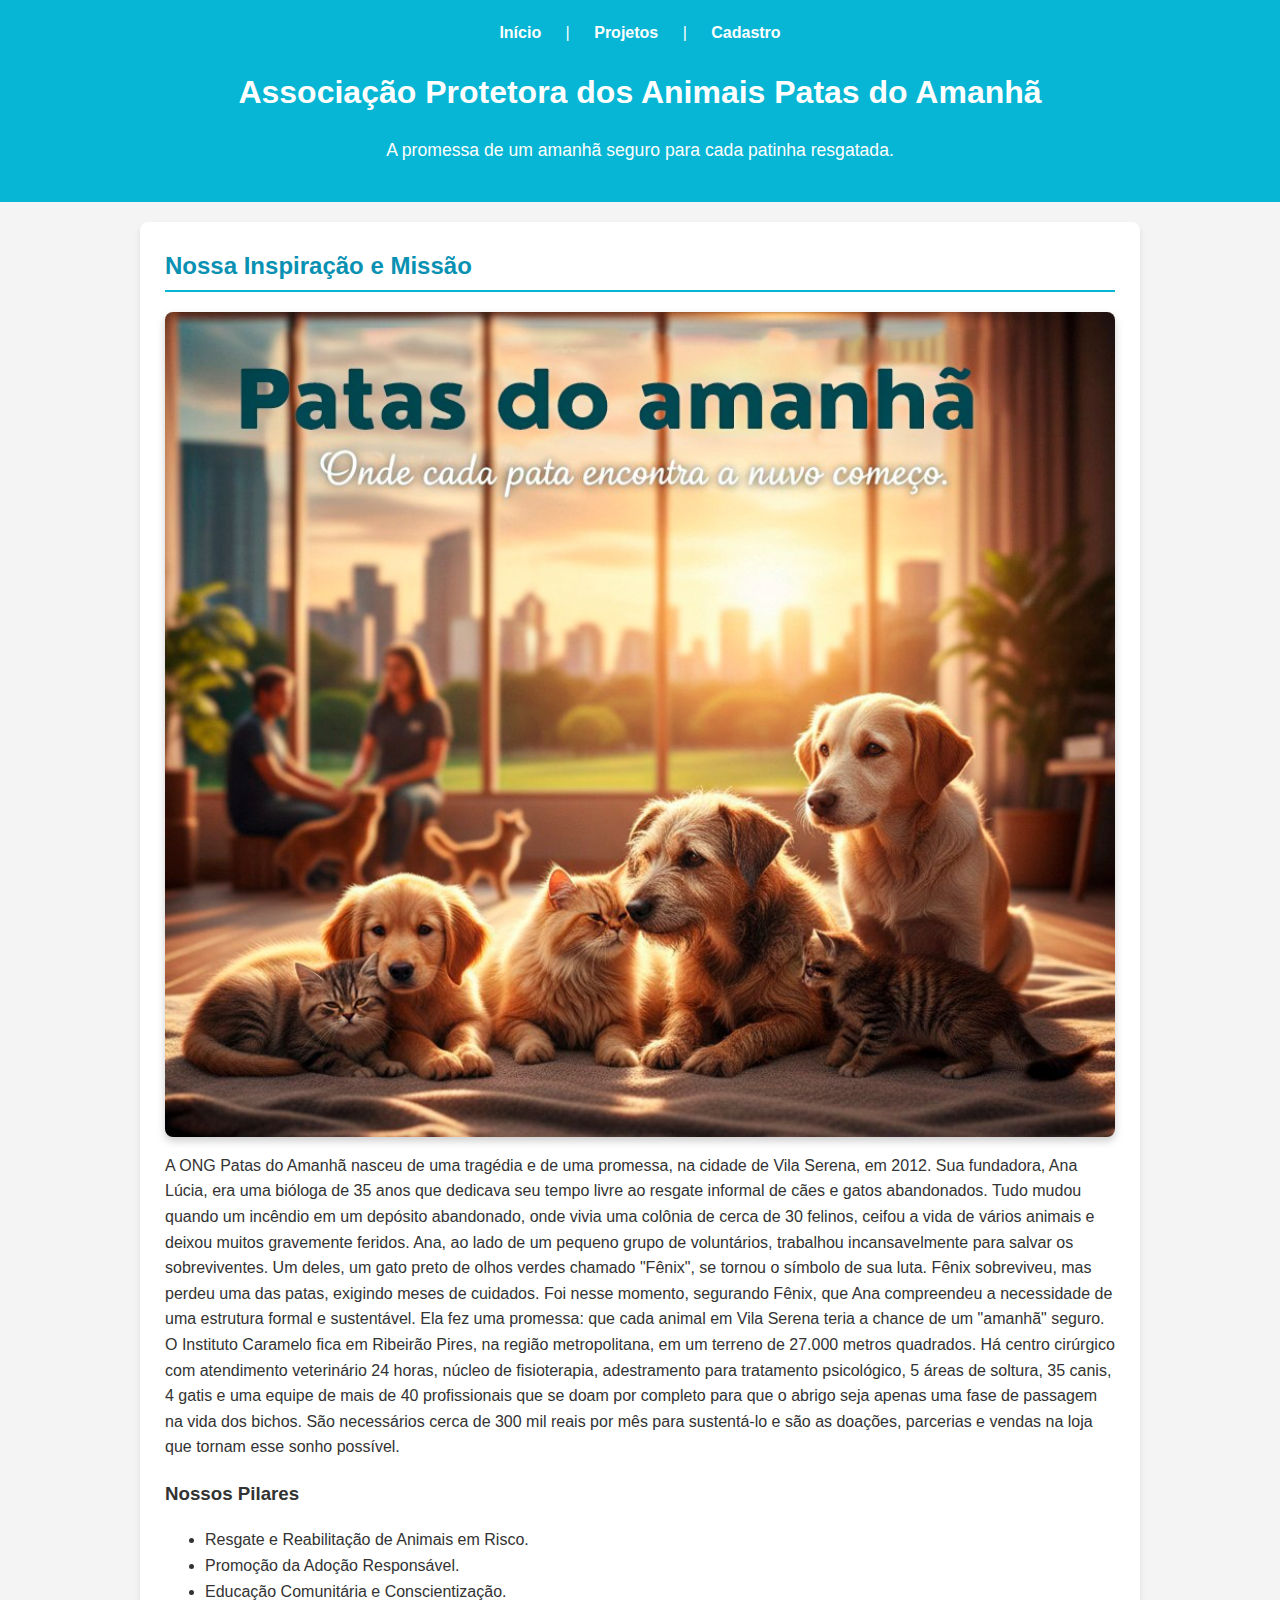
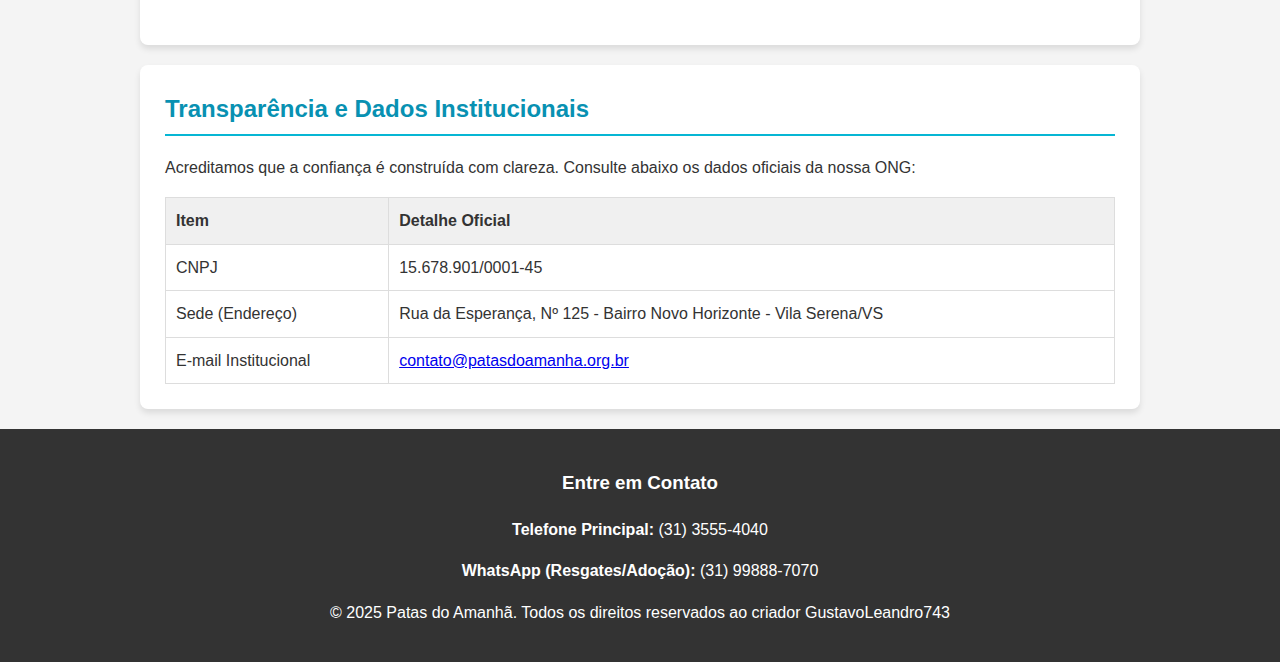
<file: experiencia pratica 1/html/index.html>
<!DOCTYPE html>
<html lang="pt-BR">
<head>
    <meta charset="UTF-8">
    <meta name="viewport" content="width=device-width, initial-scale=1.0">
    <!-- Caminho para o arquivo CSS na pasta 'css' -->
    <link rel="stylesheet" href="../css/style.css"> 
    <title>Patas do Amanhã | História e Contato</title>
</head>
<body>

    <header>
        <nav class="nav-bar">
            <!-- Espaço para o menu de navegação que será injetado ou criado -->
            <div id="menu" class="nav-list">
                <a href="index.html">Início</a> |
                <a href="projetos.html">Projetos</a> |
                <a href="cadastro.html">Cadastro</a>
            </div>
        </nav>
        <h1>Associação Protetora dos Animais Patas do Amanhã</h1>
        <p>A promessa de um amanhã seguro para cada patinha resgatada.</p>
    </header>

    <main>
        <section id="historia" class="content-block">
            <h2>Nossa Inspiração e Missão</h2>
            <img src="../img/capaPatas1.jpg" alt="Patas do Amanhã: Onde cada pata encontra um novo começo." class="main-hero-image">
            <p>A ONG Patas do Amanhã nasceu de uma tragédia e de uma promessa, na cidade de Vila Serena, em 2012. Sua fundadora, Ana Lúcia, era uma bióloga de 35 anos que dedicava seu tempo livre ao resgate informal de cães e gatos abandonados. Tudo mudou quando um incêndio em um depósito abandonado, onde vivia uma colônia de cerca de 30 felinos, ceifou a vida de vários animais e deixou muitos gravemente feridos. Ana, ao lado de um pequeno grupo de voluntários, trabalhou incansavelmente para salvar os sobreviventes. Um deles, um gato preto de olhos verdes chamado "Fênix", se tornou o símbolo de sua luta. Fênix sobreviveu, mas perdeu uma das patas, exigindo meses de cuidados. Foi nesse momento, segurando Fênix, que Ana compreendeu a necessidade de uma estrutura formal e sustentável. Ela fez uma promessa: que cada animal em Vila Serena teria a chance de um "amanhã" seguro.
O Instituto Caramelo fica em Ribeirão Pires, na região metropolitana, em um terreno de 27.000 metros quadrados. Há centro cirúrgico com atendimento veterinário 24 horas, núcleo de fisioterapia, adestramento para tratamento psicológico, 5 áreas de soltura, 35 canis, 4 gatis e uma equipe de mais de 40 profissionais que se doam por completo para que o abrigo seja apenas uma fase de passagem na vida dos bichos. São necessários cerca de 300 mil reais por mês para sustentá-lo e são as doações, parcerias e vendas na loja que tornam esse sonho possível.</p>
            <h3>Nossos Pilares</h3>
            <ul>
                <li>Resgate e Reabilitação de Animais em Risco.</li>
                <li>Promoção da Adoção Responsável.</li>
                <li>Educação Comunitária e Conscientização.</li>
            </ul>
        </section>

        <section id="transparencia" class="content-block">
            <h2>Transparência e Dados Institucionais</h2>
            <p>Acreditamos que a confiança é construída com clareza. Consulte abaixo os dados oficiais da nossa ONG:</p>

            <table>
                <thead>
                    <tr>
                        <th>Item</th>
                        <th>Detalhe Oficial</th>
                    </tr>
                </thead>
                <tbody>
                    <tr>
                        <td>CNPJ</td>
                        <td>15.678.901/0001-45</td>
                    </tr>
                    <tr>
                        <td>Sede (Endereço)</td>
                        <td>Rua da Esperança, Nº 125 - Bairro Novo Horizonte - Vila Serena/VS</td>
                    </tr>
                    <tr>
                        <td>E-mail Institucional</td>
                        <td><a href="mailto:contato@patasdoamanha.org.br">contato@patasdoamanha.org.br</a></td>
                    </tr>
                </tbody>
            </table>
        </section>
    </main>

    <footer>
        <section id="contato">
            <h3>Entre em Contato</h3>
            <p><strong>Telefone Principal:</strong> (31) 3555-4040</p>
            <p><strong>WhatsApp (Resgates/Adoção):</strong> (31) 99888-7070</p>
        </section>
        <p>&copy; 2025 Patas do Amanhã. Todos os direitos reservados ao criador GustavoLeandro743</p>
    </footer>

</body>
</html>
</file>
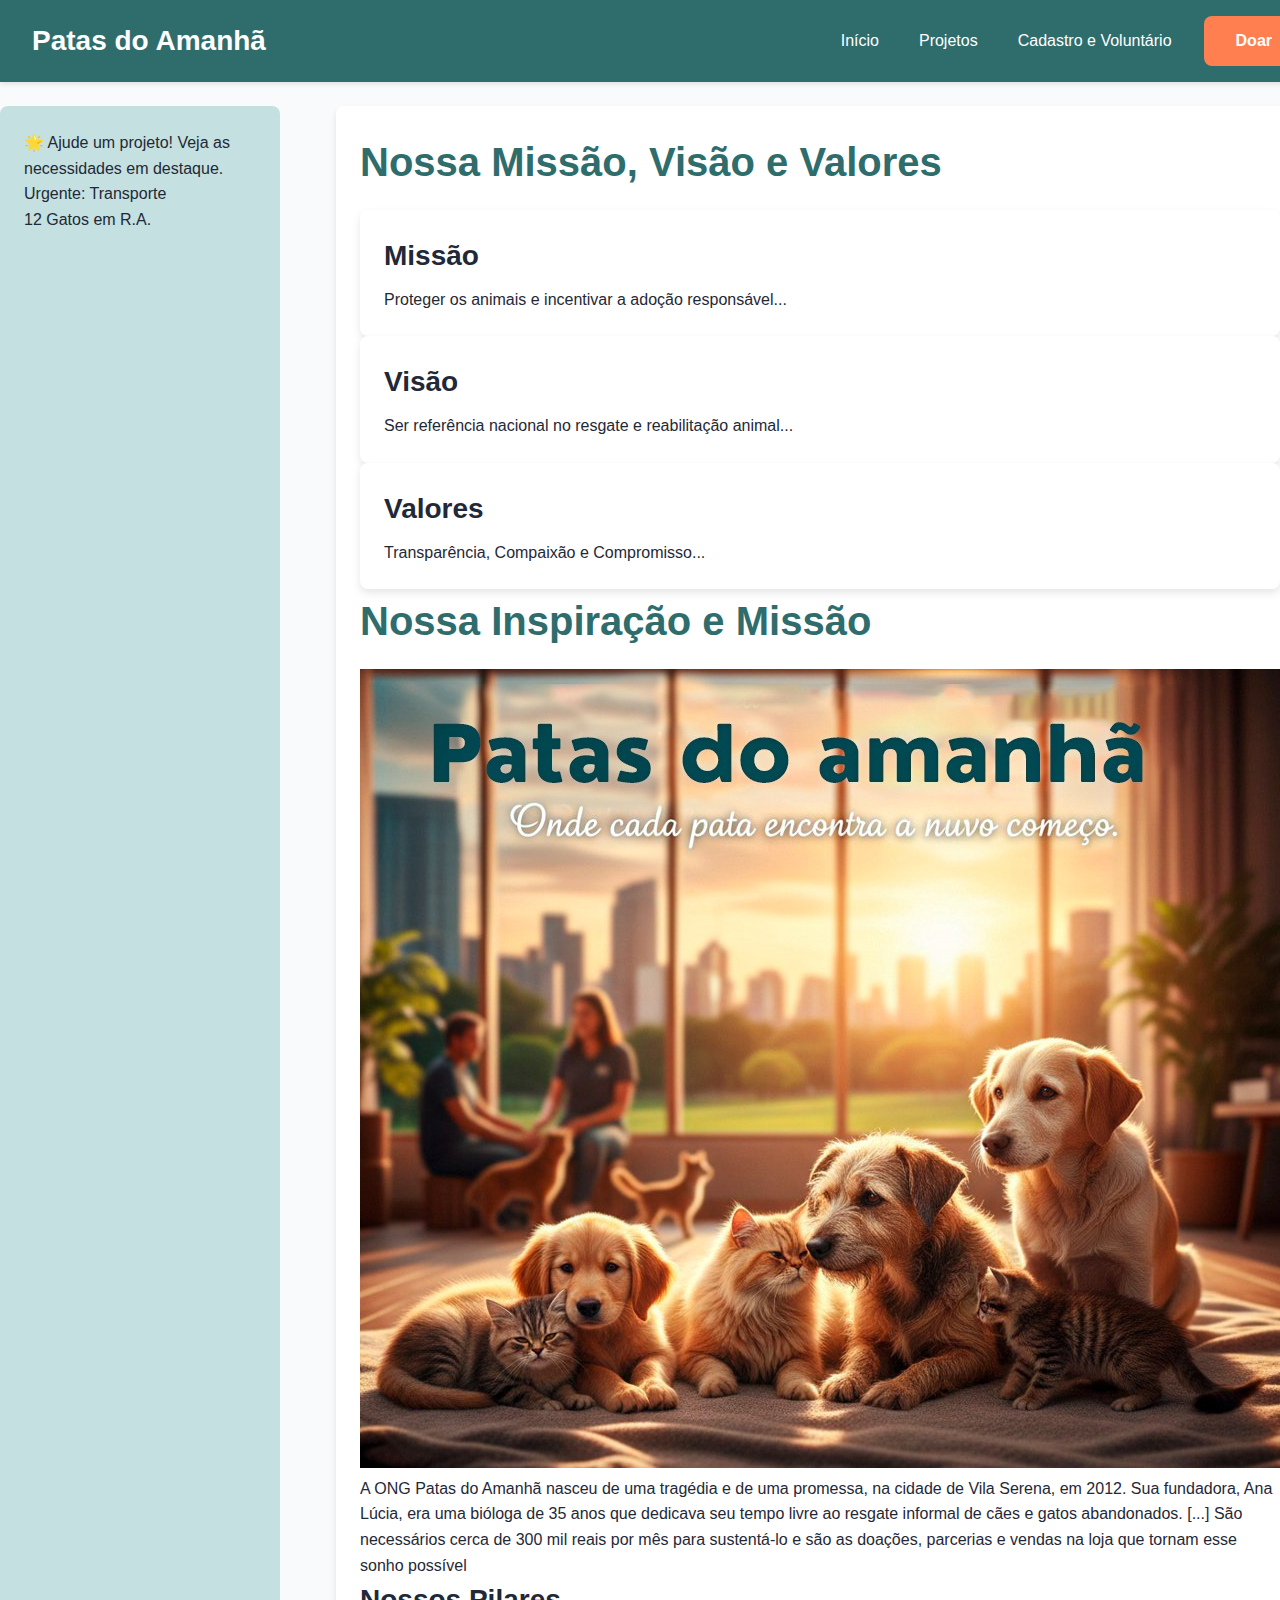
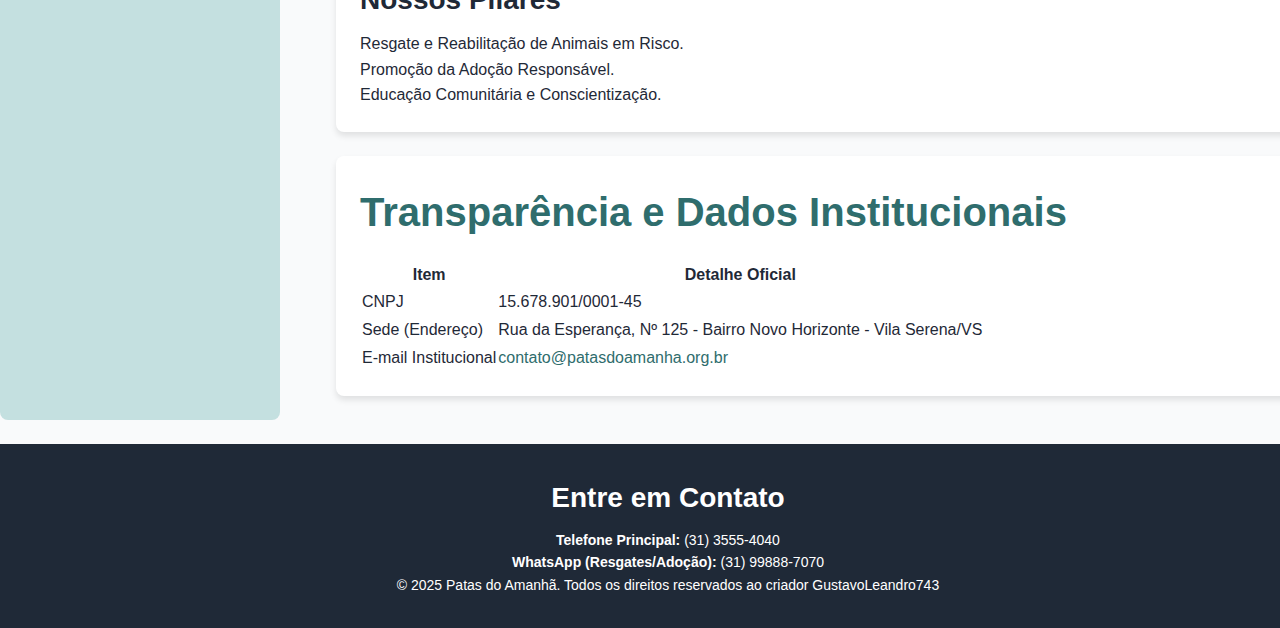
<file: experiencia pratica 3/html/index.html>
<!DOCTYPE html>
<html lang="pt-BR">
<head>
    <meta charset="UTF-8">
    <meta name="viewport" content="width=device-width, initial-scale=1.0">
    <link rel="stylesheet" href="../css/style.css"> 
    <title>Patas do Amanhã | SPA</title>
</head>
<body>
    
    <div class="container-grid">
        
        <header class="header">
            <div class="header-main">
                <div class="logo"><a href="#home">Patas do Amanhã</a></div>
                
                <nav class="nav-desktop">
                    <ul>
                        <li class="dropdown"><a href="#home">Início</a></li>
                        <li class="dropdown"><a href="#projetos">Projetos</a></li>
                        <li class="dropdown"><a href="#cadastro">Cadastro e Voluntário</a></li>
                        <li><button class="btn btn-primary">Doar</button></li>
                    </ul>
                </nav>
                
                <button class="btn-menu-mobile" id="menu-toggle" aria-label="Abrir Menu">
                    <span class="icon-bar"></span>
                    <span class="icon-bar"></span>
                    <span class="icon-bar"></span>
                </button>
            </div>
            
            <nav class="nav-mobile" id="mobile-menu-content">
                <ul>
                    <li><a href="#home">Início</a></li>
                    <li><a href="#projetos">Projetos</a></li>
                    <li><a href="#cadastro">Cadastro e Voluntário</a></li>
                    <li><button class="btn btn-primary">Doar</button></li>
                </ul>
            </nav>
        </header>

        <aside class="sidebar">
            <div class="alert alert-info">
                🌟 Ajude um projeto! Veja as necessidades em destaque.
            </div>
            <div class="tag tag-voluntario">Urgente: Transporte</div>
            <div class="tag tag-adocao">12 Gatos em R.A.</div>
        </aside>
        
        <main class="content-main" id="app-content">
            <h1>Carregando Conteúdo...</h1>
        </main>

        <footer class="footer">
            <section id="contato">
                <h3>Entre em Contato</h3>
                <p><strong>Telefone Principal:</strong> (31) 3555-4040</p>
                <p><strong>WhatsApp (Resgates/Adoção):</strong> (31) 99888-7070</p>
            </section>
            <p>&copy; 2025 Patas do Amanhã. Todos os direitos reservados ao criador GustavoLeandro743</p>
        </footer>

    </div> 
    <script src="../javascript/app.js"></script>
</body>
</html>
</file>
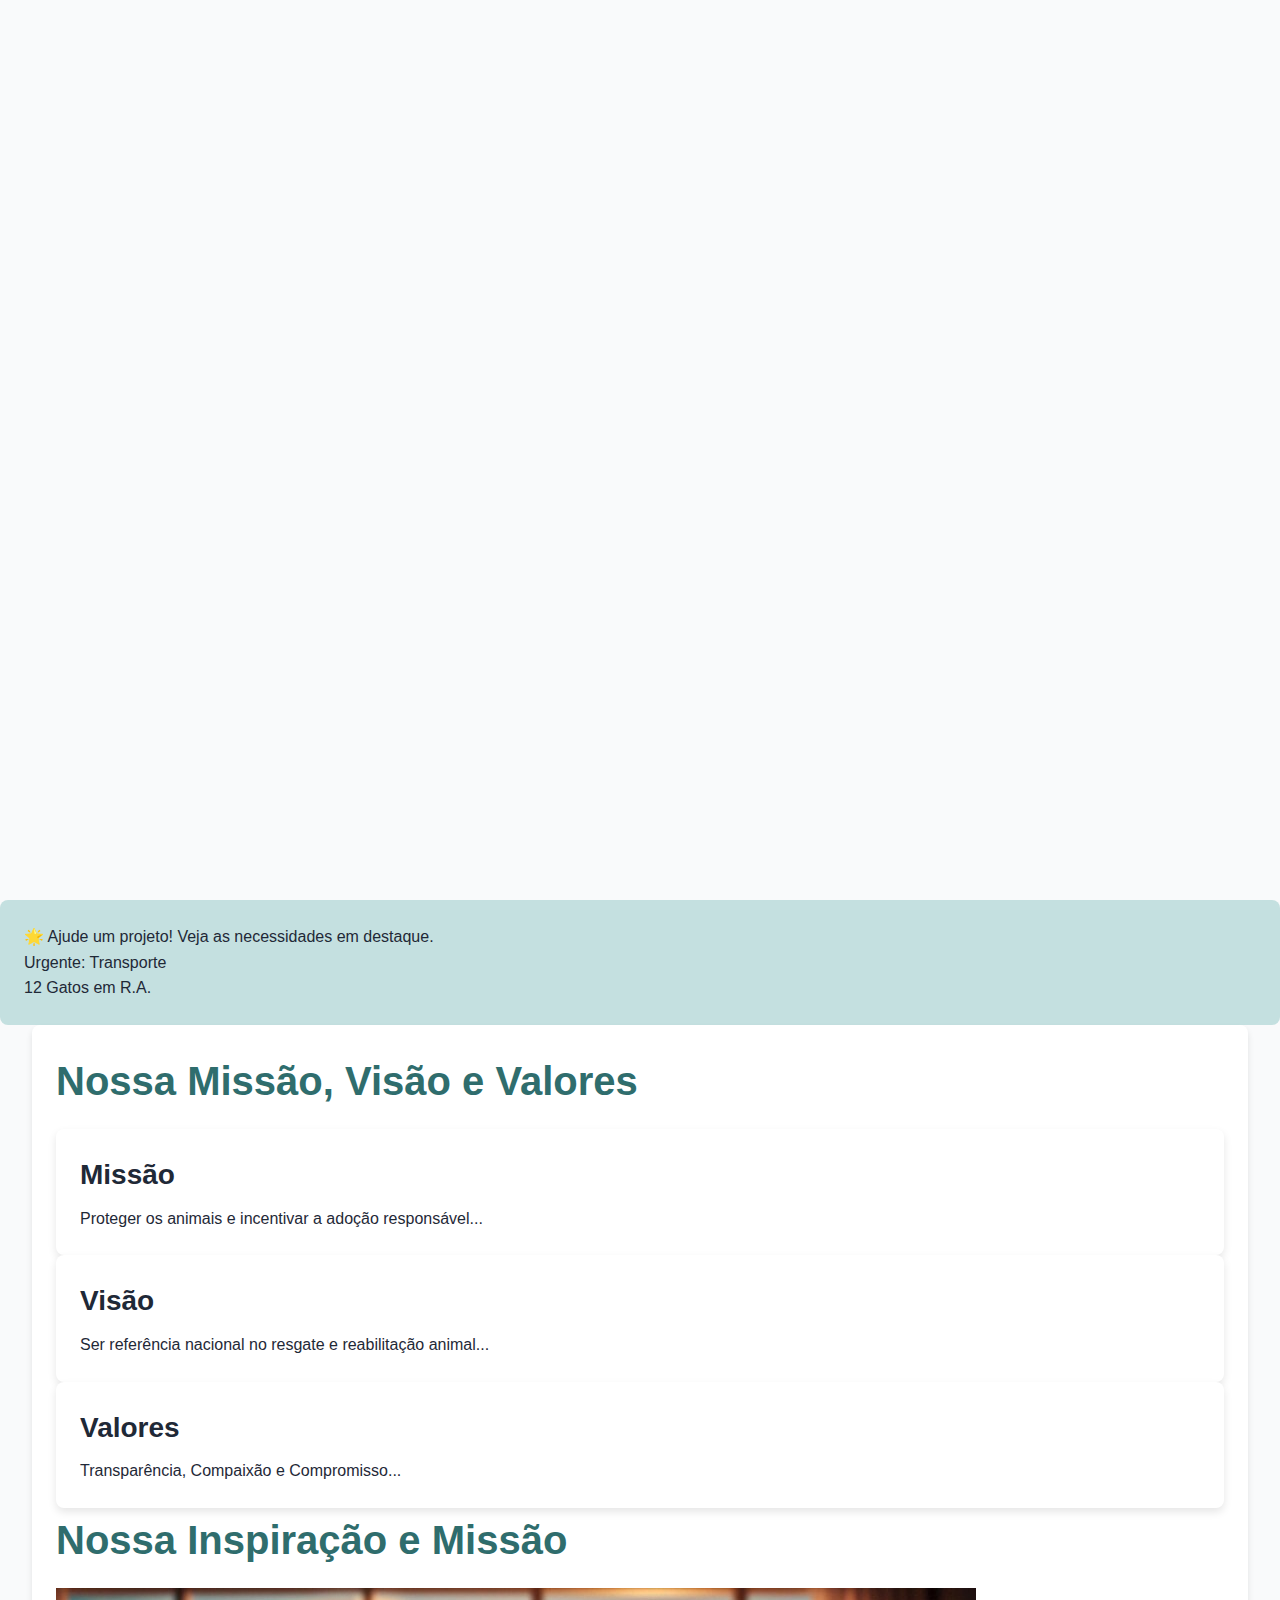
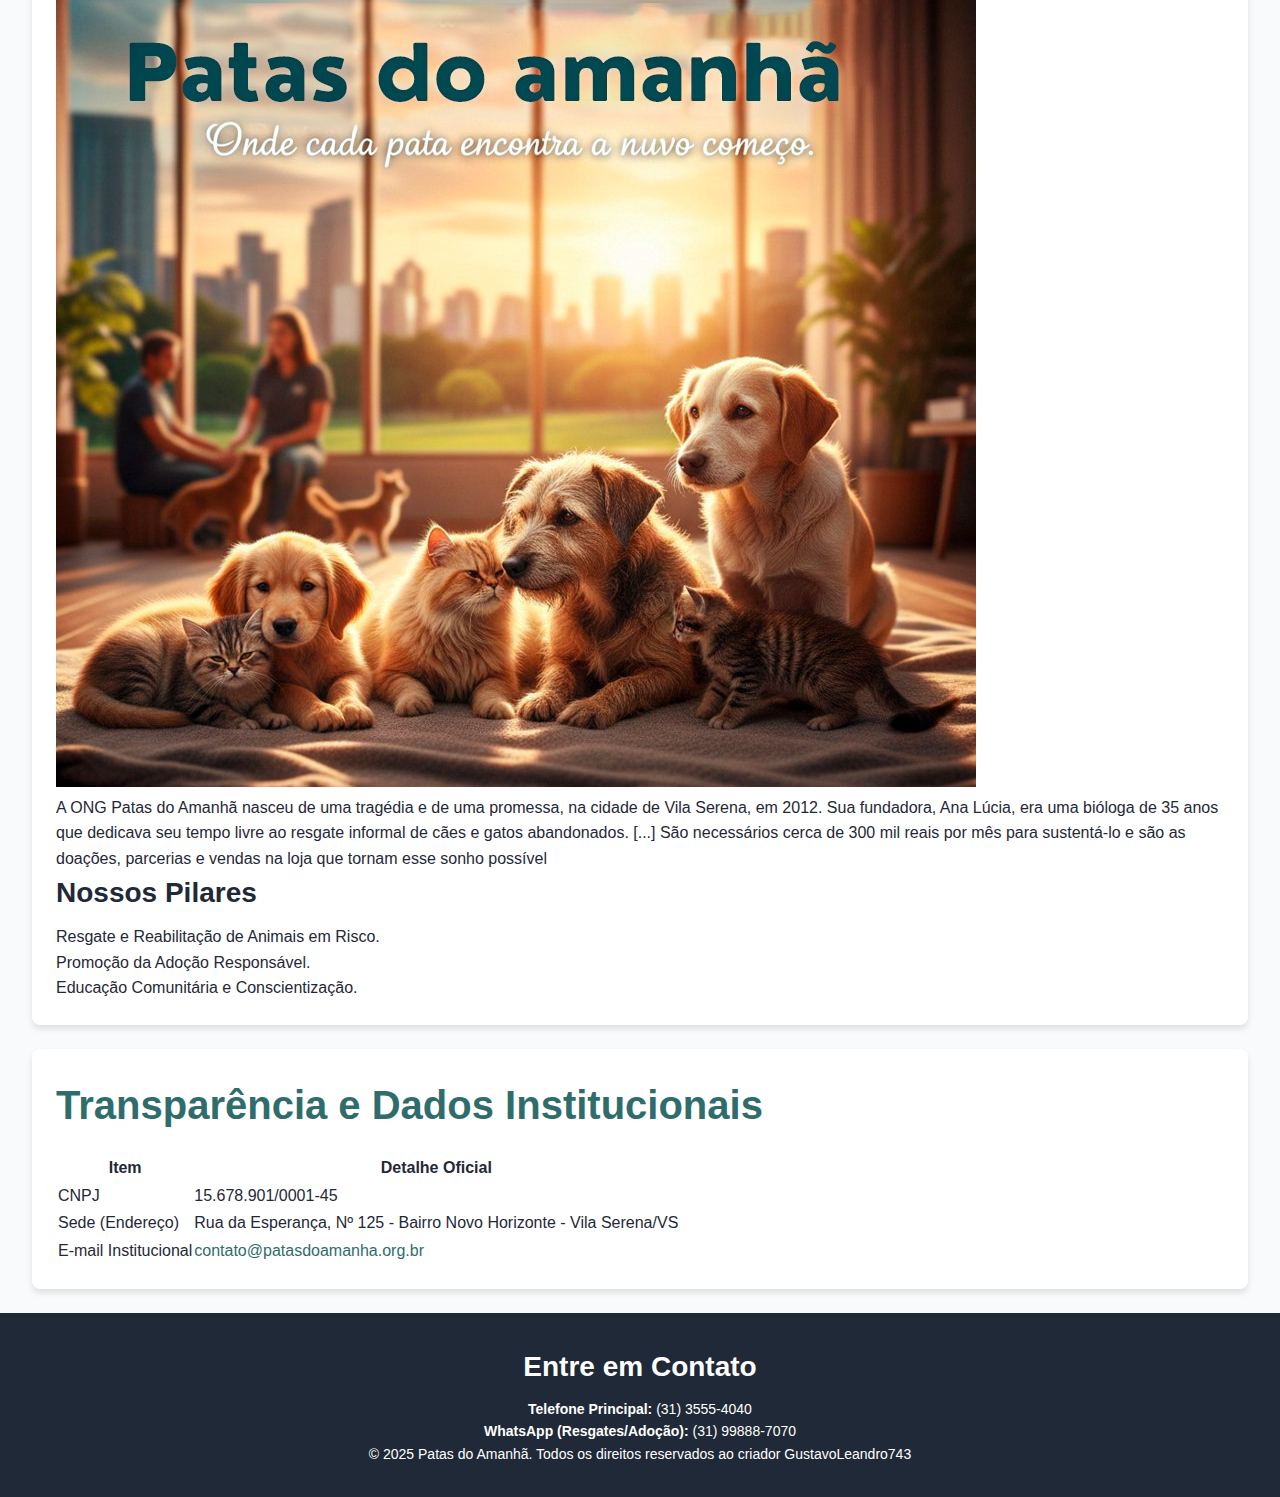
<file: experiencia pratica 4/html/index.html>
<!DOCTYPE html>
<html lang="pt-BR">
<head>
    <meta charset="UTF-8">
    <meta name="viewport" content="width=device-width, initial-scale=1.0">
    <link rel="stylesheet" href="../css/style.css"> 
    <title>Patas do Amanhã | SPA</title>
</head>
<body>
    
    <div class="container-grid">
        
        <header class="header">
          <button class="btn-menu-mobile" id="menu-toggle" aria-label="Abrir Menu" aria-expanded="false" aria-controls="mobile-menu-content">
                    <span class="icon-bar"></span>
                    <span class="icon-bar"></span>
                    <span class="icon-bar"></span>
                </button>
            </div>
            
            <nav class="nav-mobile" id="mobile-menu-content" role="dialog" aria-hidden="true">
                <ul>
                    <li><a href="#home">Início</a></li>
                    <li><a href="#projetos">Projetos</a></li>
                    <li><a href="#cadastro">Cadastro e Voluntário</a></li>
                    <li><button class="btn btn-primary">Doar</button></li>
                </ul>
            </nav>
        </header>

        <aside class="sidebar">
            <div class="alert alert-info">
                🌟 Ajude um projeto! Veja as necessidades em destaque.
            </div>
            <div class="tag tag-voluntario">Urgente: Transporte</div>
            <div class="tag tag-adocao">12 Gatos em R.A.</div>
        </aside>
        
        <main class="content-main" id="app-content">
            <h1>Carregando Conteúdo...</h1>
        </main>

        <footer class="footer">
            <section id="contato">
                <h3>Entre em Contato</h3>
                <p><strong>Telefone Principal:</strong> (31) 3555-4040</p>
                <p><strong>WhatsApp (Resgates/Adoção):</strong> (31) 99888-7070</p>
            </section>
            <p>&copy; 2025 Patas do Amanhã. Todos os direitos reservados ao criador GustavoLeandro743</p>
        </footer>

    </div> 
    <script src="../javascript/app.js"></script>
</body>
</html>
</file>
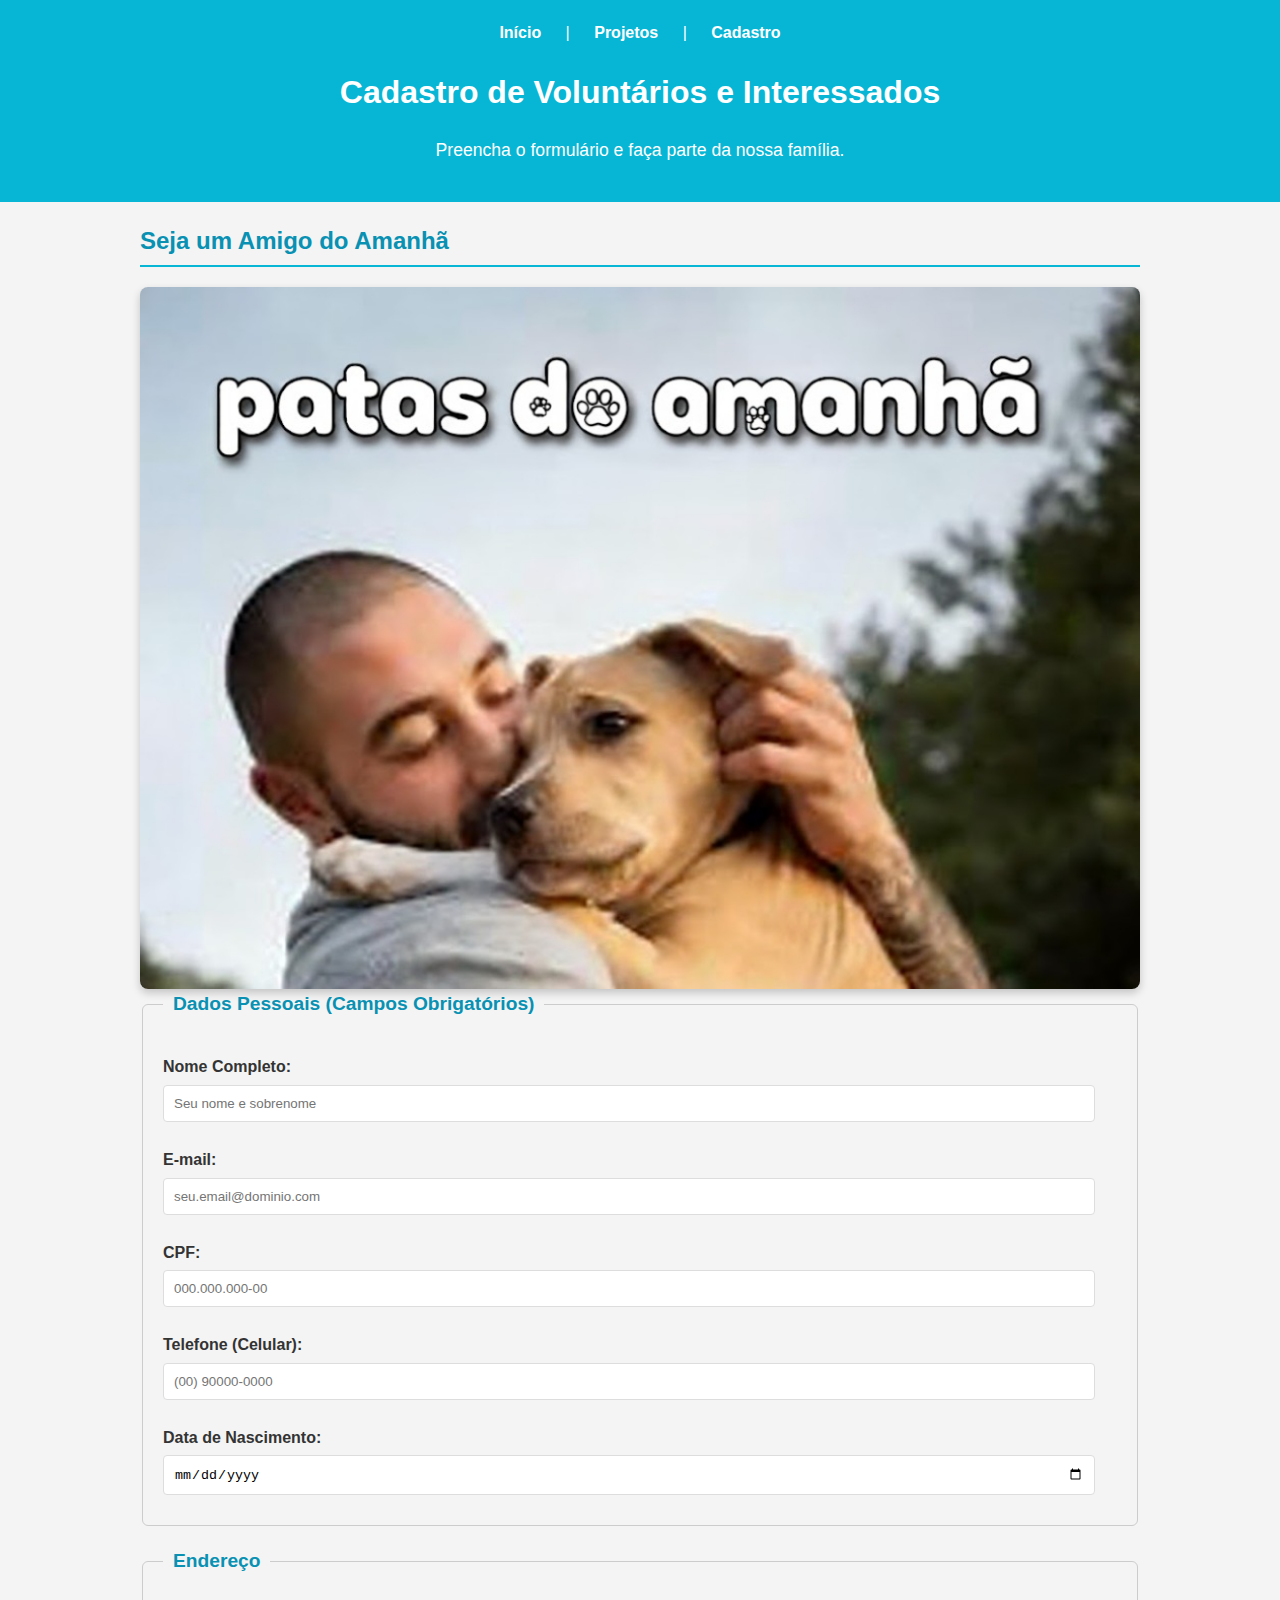
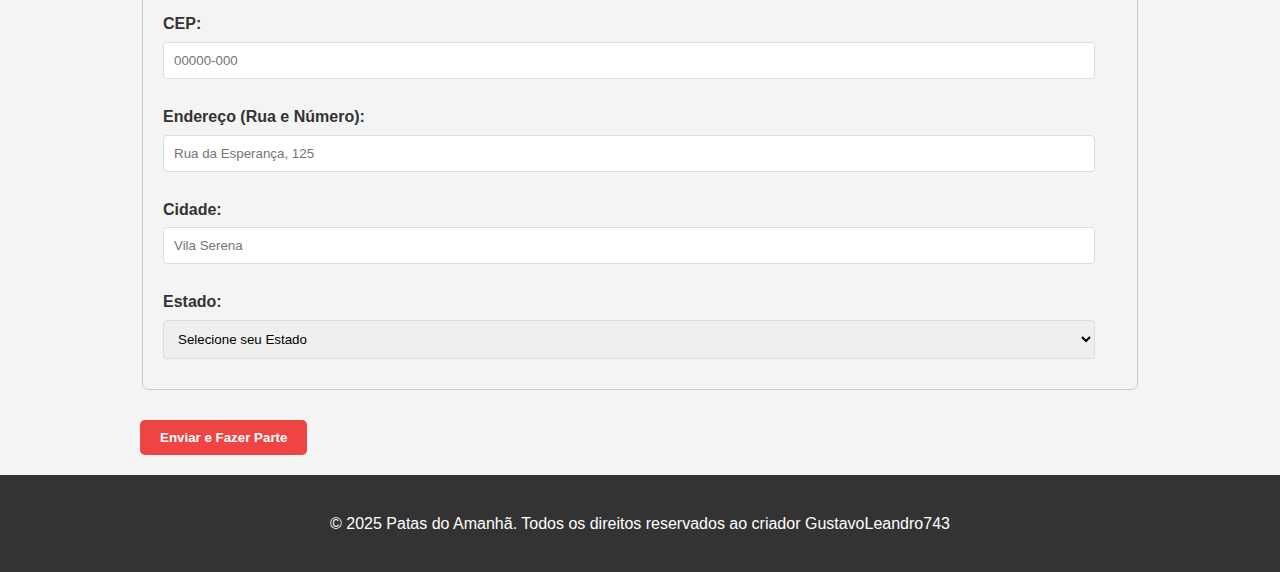
<file: experiencia pratica 1/html/cadastro.html>
<!DOCTYPE html>
<html lang="pt-BR">
<head>
    <meta charset="UTF-8">
    <meta name="viewport" content="width=device-width, initial-scale=1.0">
    <link rel="stylesheet" href="../css/style.css"> 
    <title>Patas do Amanhã | Formulário de Cadastro</title>
</head>
<body>
    <header>
        <nav class="nav-bar">
            <div id="menu" class="nav-list">
                <a href="index.html">Início</a> |
                <a href="projetos.html">Projetos</a> |
                <a href="cadastro.html">Cadastro</a>
            </div>
        </nav>
        <h1>Cadastro de Voluntários e Interessados</h1>
        <p>Preencha o formulário e faça parte da nossa família.</p>
    </header>

    <main>
        <section class="formulario-container">
            <h2>Seja um Amigo do Amanhã</h2>
            <img src="../img/pata2.jpg" alt="Patas do Amanhã: Onde cada pata encontra um novo começo." class="main-hero-image">
            
            <form action="#" method="post" id="cadastroForm">
                
                <fieldset>
                    <legend>Dados Pessoais (Campos Obrigatórios)</legend>

                    <label for="nome">Nome Completo:</label>
                    <input type="text" id="nome" name="nome" required 
                           placeholder="Seu nome e sobrenome">

                    <label for="email">E-mail:</label>
                    <input type="email" id="email" name="email" required 
                           placeholder="seu.email@dominio.com">

                    <label for="cpf">CPF:</label>
                    <!-- pattern para validação de formato: 000.000.000-00 -->
                    <input type="text" id="cpf" name="cpf" required 
                           pattern="\d{3}\.\d{3}\.\d{3}-\d{2}" title="Formato exigido: 000.000.000-00"
                           placeholder="000.000.000-00">

                    <label for="telefone">Telefone (Celular):</label>
                    <!-- pattern para validação de formato: (00) 90000-0000 -->
                    <input type="tel" id="telefone" name="telefone" required 
                           pattern="\(\d{2}\) \d{4,5}-\d{4}" title="Formato exigido: (00) 90000-0000 ou (00) 0000-0000"
                           placeholder="(00) 90000-0000">

                    <label for="nascimento">Data de Nascimento:</label>
                    <input type="date" id="nascimento" name="nascimento" required>
                </fieldset>

                <fieldset>
                    <legend>Endereço</legend>

                    <label for="cep">CEP:</label>
                    <!-- pattern para validação de formato: 00000-000 -->
                    <input type="text" id="cep" name="cep" required 
                           pattern="\d{5}-\d{3}" title="Formato exigido: 00000-000"
                           placeholder="00000-000">
                    
                    <label for="endereco">Endereço (Rua e Número):</label>
                    <input type="text" id="endereco" name="endereco" required 
                           placeholder="Rua da Esperança, 125">

                    <label for="cidade">Cidade:</label>
                    <input type="text" id="cidade" name="cidade" required 
                           placeholder="Vila Serena">

                    <label for="estado">Estado:</label>
                    <select id="estado" name="estado" required>
                        <option value="" disabled selected>Selecione seu Estado</option>
                        <option value="SP">São Paulo</option>
                        <option value="MG">Minas Gerais</option>
                        <option value="RJ">Rio de Janeiro</option>
                        <option value="BA">Bahia</option>
                    </select>
                </fieldset>

                <button type="submit" class="btn-submit">Enviar e Fazer Parte</button>
            </form>
        </section>
    </main>

    <footer>
         <p>&copy; 2025 Patas do Amanhã. Todos os direitos reservados ao criador  GustavoLeandro743</p>
    </footer>

    <!-- Script para máscaras obrigatório para funcionalidade -->
    <script src="../javascript/mascaras.js"></script> 
</body>
</html>
</file>
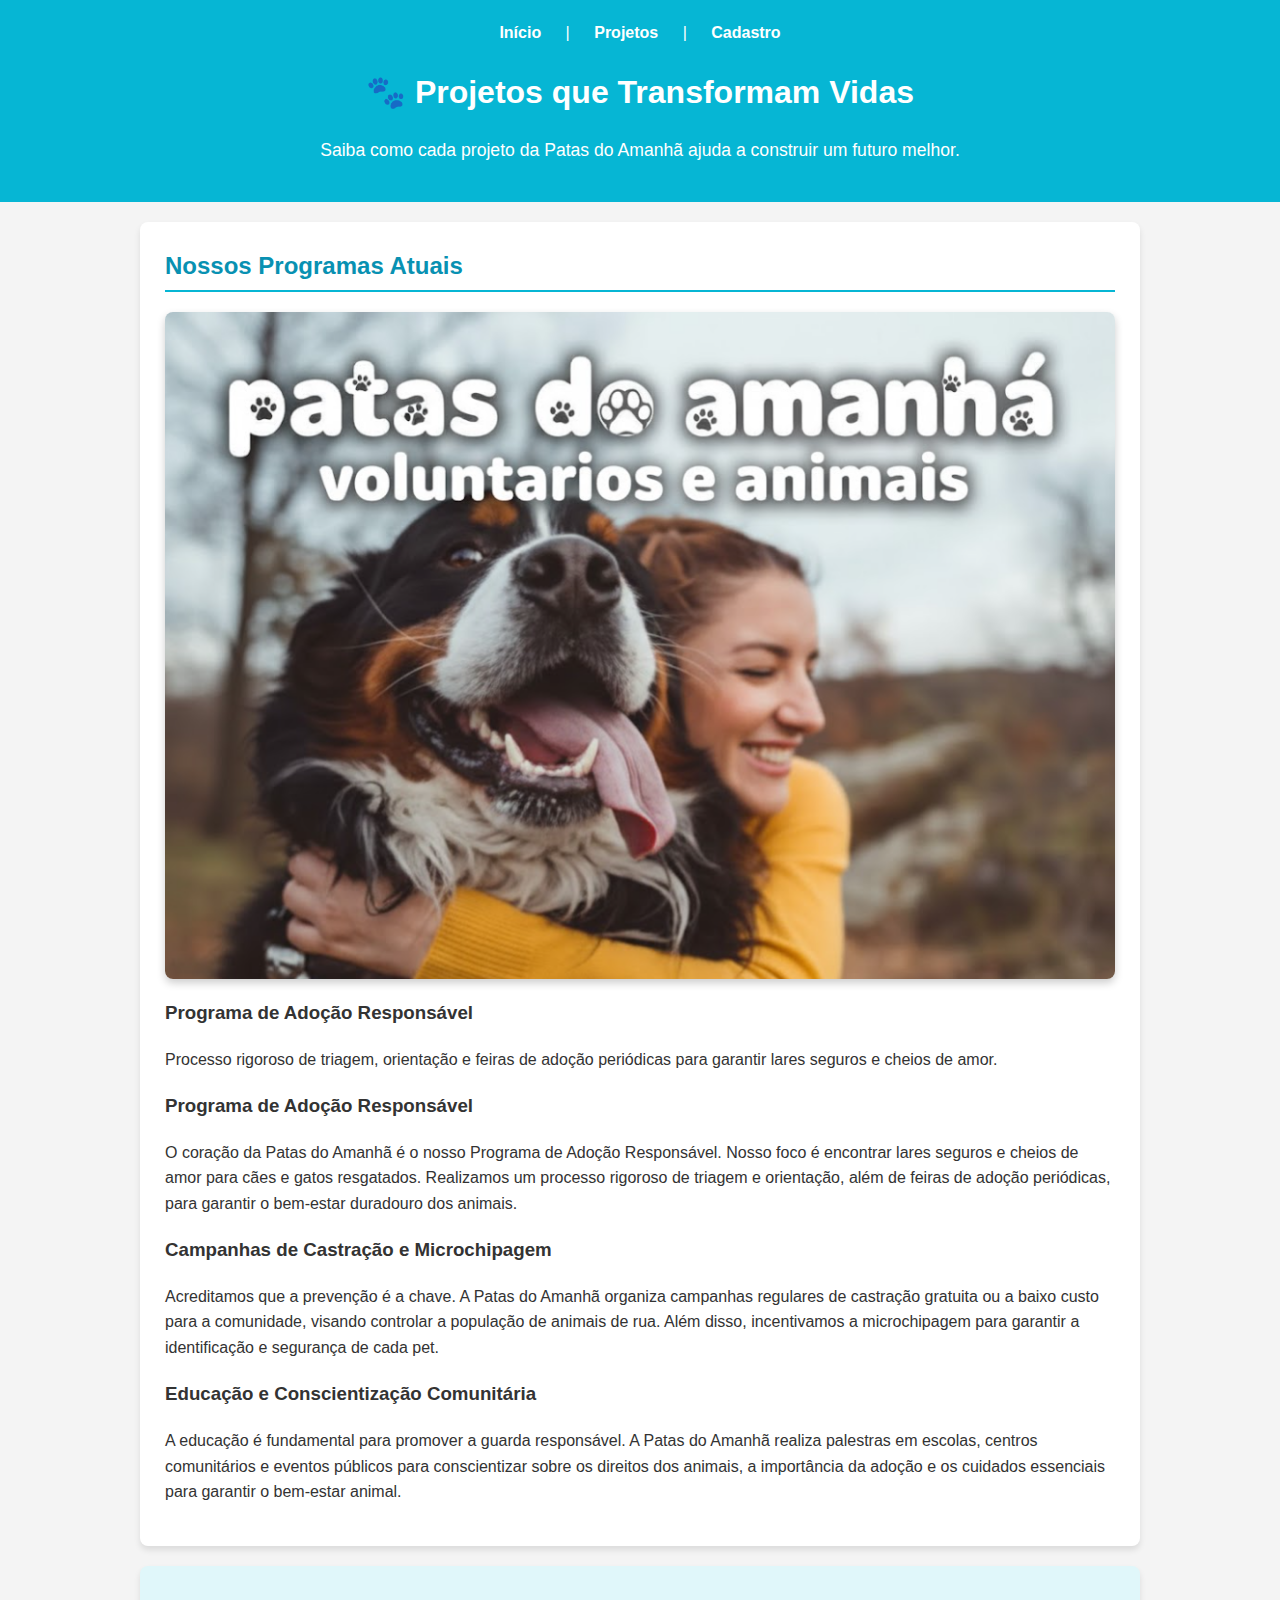
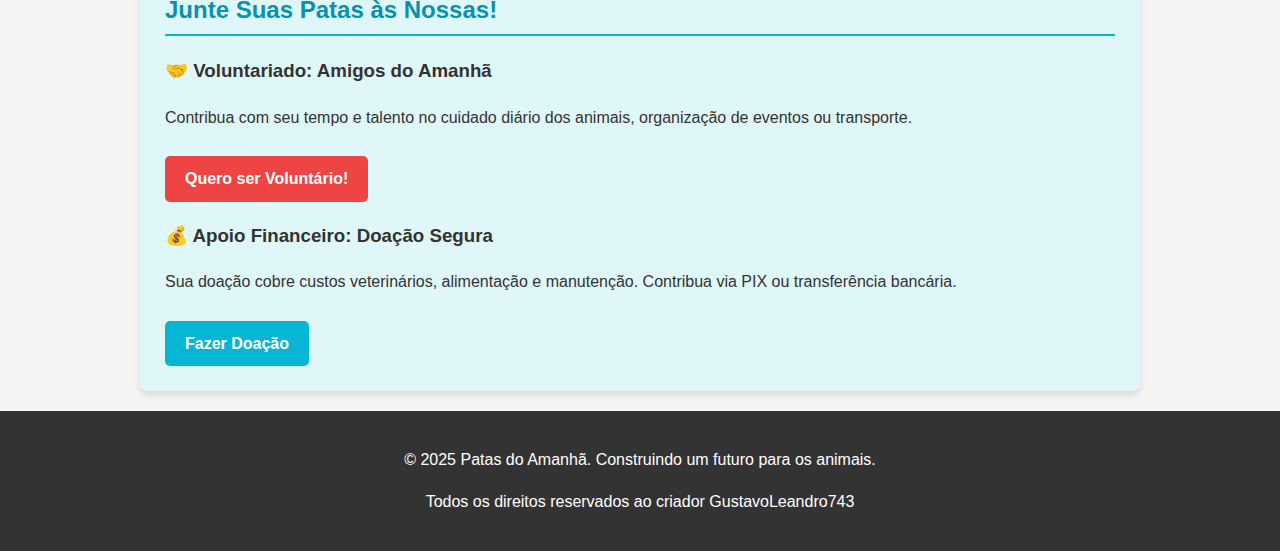
<file: experiencia pratica 1/html/projetos.html>
<!DOCTYPE html>
<html lang="pt-BR">
<head>
    <meta charset="UTF-8">
    <meta name="viewport" content="width=device-width, initial-scale=1.0">
    <link rel="stylesheet" href="../css/style.css"> 
    <title>Patas do Amanhã | Nossos Projetos</title>
</head>
<body>
    <header>
        <nav class="nav-bar">
             <div id="menu" class="nav-list">
                <a href="index.html">Início</a> |
                <a href="projetos.html">Projetos</a> |
                <a href="cadastro.html">Cadastro</a>
            </div>
        </nav>
        <h1>🐾 Projetos que Transformam Vidas</h1> 
        <p>Saiba como cada projeto da Patas do Amanhã ajuda a construir um futuro melhor.</p>
    </header>
    
    <main>
        <section id="programas" class="content-block">
            <h2>Nossos Programas Atuais</h2>
            <img src="../img/pata1.png" alt="Patas do Amanhã: Onde cada pata encontra um novo começo." class="main-hero-image">

            <article>
                <h3>Programa de Adoção Responsável</h3>
                <p>Processo rigoroso de triagem, orientação e feiras de adoção periódicas para garantir lares seguros e cheios de amor.</p>
            </article>

            <article>
                <h3>Programa de Adoção Responsável</h3>
                <p>O coração da Patas do Amanhã é o nosso Programa de Adoção Responsável. Nosso foco é encontrar lares seguros e cheios de amor para cães e gatos resgatados. Realizamos um processo rigoroso de triagem e orientação, além de feiras de adoção periódicas, para garantir o bem-estar duradouro dos animais.</p>
            </article>

            <article>
                <h3>Campanhas de Castração e Microchipagem</h3>
                <p>Acreditamos que a prevenção é a chave. A Patas do Amanhã organiza campanhas regulares de castração gratuita ou a baixo custo para a comunidade, visando controlar a população de animais de rua. Além disso, incentivamos a microchipagem para garantir a identificação e segurança de cada pet.</p>
            </article> 
            
            <article>
                <h3>Educação e Conscientização Comunitária</h3>
                <p>A educação é fundamental para promover a guarda responsável. A Patas do Amanhã realiza palestras em escolas, centros comunitários e eventos públicos para conscientizar sobre os direitos dos animais, a importância da adoção e os cuidados essenciais para garantir o bem-estar animal.</p>
            </article>
            
        </section>

        <section id="contribuir" class="content-block secondary-bg">
            <h2>Junte Suas Patas às Nossas!</h2> 
            
            <article>
                <h3>🤝 Voluntariado: Amigos do Amanhã</h3> 
                <p>Contribua com seu tempo e talento no cuidado diário dos animais, organização de eventos ou transporte.</p>
                <a href="cadastro.html" class="btn-primary">Quero ser Voluntário!</a>
            </article>
            
            <article>
                <h3>💰 Apoio Financeiro: Doação Segura</h3>
                <p>Sua doação cobre custos veterinários, alimentação e manutenção. Contribua via PIX ou transferência bancária.</p>
                <!-- Link para a seção de doação na página inicial -->
                <a href="index.html#doacao" class="btn-secondary">Fazer Doação</a> 
            </article>
        </section>
    </main>
    
    <footer>
        <p>&copy; 2025 Patas do Amanhã. Construindo um futuro para os animais.</p>
        <p>Todos os direitos reservados ao criador GustavoLeandro743</p>
    </footer>
</body>
</html>
</file>
<file: experiencia pratica 3/css/style.css>
/*=============================================================================*/
/* 0. DESIGN SYSTEM - VARIÁVEIS CSS (:ROOT)                                    */
/*=============================================================================*/

:root {
    /* -- CORES -- */
    --color-primary-main: #2F6D6D;      /* Verde-Azul principal */
    --color-primary-light: #C4E0E0;      /* Fundo suave / Destaque */
    
    --color-secondary-main: #FF7F50;    /* Coral (Ação/Destaque) */
    --color-secondary-dark: #cc6640;    /* Coral Hover */

    --color-neutral-dark: #1F2937;      /* Texto principal */
    --color-neutral-medium: #6B7280;    /* Textos secundários / Bordas */
    --color-neutral-light: #F9FAFB;     /* Fundo da página */
    --color-feedback-success: #10B981;  /* Sucesso */
    --color-feedback-error: #EF4444;    /* Erro */
    --color-feedback-info: #03c8eb;     /* Informação (ADICIONADA) */

    /* -- TIPOGRAFIA -- */
    --font-family-base: 'Arial', sans-serif;
    --fs-h1: 3.5rem;
    --fs-h2: 2.5rem;
    --fs-h3: 1.75rem;
    --fs-body: 1rem;
    --fs-small: 0.875rem;

    /* -- ESPAÇAMENTO MODULAR -- */
    --space-1x: 8px;    
    --space-2x: 16px;   
    --space-3x: 24px;   
    --space-4x: 32px;   
    --space-6x: 48px;   
    --space-8x: 64px;   
    
    /* -- TOKENS DE COMPONENTES -- */
    --border-radius-base: 8px; 
    --container-max-width: 1200px; 
}

/* 0.1. Reset e Base */
* { box-sizing: border-box; margin: 0; padding: 0; }
body {
    font-family: var(--font-family-base);
    color: var(--color-neutral-dark); /* Corrigido de #333 */
    background-color: var(--color-neutral-light); /* Corrigido de #f4f4f4 */
    line-height: 1.6;
}
h1 { font-size: var(--fs-h1); margin-bottom: var(--space-3x); }
h2 { font-size: var(--fs-h2); margin-bottom: var(--space-2x); color: var(--color-primary-main); }
h3 { font-size: var(--fs-h3); margin-bottom: var(--space-1x); }
a { text-decoration: none; color: var(--color-primary-main); transition: color 0.2s; }
a:hover { color: var(--color-secondary-main); }

/* Remove marcadores de listas */
.nav-desktop ul, .dropdown-menu, .nav-mobile ul, main ul {
    list-style: none;
    padding-left: 0;
    margin-left: 0;
}


/*=============================================================================*/
/* 1. LAYOUT PRINCIPAL (CSS GRID)                                              */
/*=============================================================================*/

.container-grid {
    display: grid;
    min-height: 100vh;
    grid-template-areas:
        "header"
        "content-main" 
        "sidebar"
        "footer";
    grid-template-columns: 1fr;
    gap: var(--space-3x); 
}
.header { grid-area: header; padding: 0; } 
.sidebar { 
    grid-area: sidebar; 
    padding: var(--space-3x); 
    background-color: var(--color-primary-light); 
    border-radius: var(--border-radius-base);
}
.content-main { 
    grid-area: content-main; 
    padding: 0 var(--space-4x);
}
.footer { grid-area: footer; }

/* Grid de 12 Colunas */
.grid-container { 
    display: grid;
    grid-template-columns: repeat(12, 1fr);
    gap: var(--space-3x); 
    margin: var(--space-4x) 0;
}
.col-12 { grid-column: span 12; }
.col-8, .col-6, .col-4 { grid-column: span 12; } 


/*=============================================================================*/
/* 2. NAVEGAÇÃO E HEADER (FLEXBOX)                                             */
/*=============================================================================*/

.header-main {
    display: flex; 
    justify-content: space-between;
    align-items: center;
    padding: var(--space-2x) var(--space-4x);
    
    background-color: var(--color-primary-main);
    box-shadow: 0 2px 5px rgba(0, 0, 0, 0.1);
}
.logo a { color: white; font-size: var(--fs-h3); font-weight: bold; }
.nav-desktop ul { display: flex; gap: var(--space-3x); align-items: center; }
.nav-desktop a { padding: var(--space-1x); color: white; }
.nav-desktop a:hover { color: var(--color-secondary-main); }

/* Dropdown */
.dropdown { position: relative; }
.dropdown-menu {
    position: absolute; top: 100%; left: 0; min-width: 180px; background-color: white;
    box-shadow: 0 4px 8px rgba(0, 0, 0, 0.1); z-index: 100; border-radius: var(--space-1x);
    opacity: 0; visibility: hidden; transition: opacity 0.3s ease, visibility 0.3s ease; 
}
.dropdown:hover .dropdown-menu { opacity: 1; visibility: visible; }
.dropdown-menu li a { display: block; padding: var(--space-1x) var(--space-2x); color: var(--color-neutral-dark); }
.dropdown-menu li a:hover { background-color: var(--color-neutral-light); }

/* Menu Hambúrguer (Base Mobile) */
.btn-menu-mobile { display: none; } 
.btn-menu-mobile.is-open .icon-bar:nth-child(2) { opacity: 0; } /* Animação simples JS */

.nav-mobile { 
    display: none; /* Escondido por JS/CSS */
    position: absolute; top: 100%; left: 0; width: 100%; z-index: 50;
    background-color: white; box-shadow: 0 2px 5px rgba(0, 0, 0, 0.1);
}
.nav-mobile.active { display: block; }
.nav-mobile ul { flex-direction: column; padding: var(--space-3x); }
.nav-mobile li { border-bottom: 1px solid var(--color-neutral-light); }
.nav-mobile a, .nav-mobile button { 
    display: block; width: 100%; padding: var(--space-2x); color: var(--color-neutral-dark); 
}

/*=============================================================================*/
/* 3. COMPONENTES E ESTILOS GERAIS                                             */
/*=============================================================================*/

.content-block {
    background-color: #fff; 
    padding: var(--space-3x); margin-bottom: var(--space-3x); border-radius: var(--border-radius-base);
    box-shadow: 0 4px 6px rgba(0, 0, 0, 0.1);
}
.card { background-color: white; padding: var(--space-3x); border-radius: var(--border-radius-base); 
    box-shadow: 0 4px 8px rgba(0, 0, 0, 0.1); height: 100%; }

/* Botões */
.btn {
    padding: var(--space-2x) var(--space-4x); font-size: var(--fs-body); font-weight: bold; border: none;
    border-radius: var(--space-1x); cursor: pointer; transition: background-color 0.2s, transform 0.1s;
    text-align: center; text-decoration: none; 
}
.btn-primary { background-color: var(--color-secondary-main); color: white; }
.btn-primary:hover { background-color: var(--color-secondary-dark); transform: translateY(-1px); }
.btn:focus { outline: 2px solid var(--color-primary-main); outline-offset: 2px; }

/* Formulários */
.form-field { margin-bottom: var(--space-3x); }
.form-container input, .form-container select, .form-container textarea {
    width: 100%; padding: var(--space-2x); border: 1px solid var(--color-neutral-medium);
    border-radius: var(--space-1x); transition: border-color 0.3s;
}
input:invalid:focus { border-color: var(--color-feedback-error); box-shadow: 0 0 0 2px rgba(239, 68, 68, 0.2); }
input:valid:not(:placeholder-shown) { border-color: var(--color-feedback-success); } 

/* Rodapé */
.footer { background-color: var(--color-neutral-dark); color: white; text-align: center; padding: var(--space-4x); font-size: var(--fs-small); }
.footer a { color: var(--color-secondary-main); }


/*=============================================================================*/
/* 4. BREAKPOINTS RESPONSIVOS (Mobile-First)             */
/*=============================================================================*/

/* BP 1 & 2: Mobile (max-width: 768px) - Estilos Base */
@media (max-width: 768px) {
    /* 1. NAVEGAÇÃO MOBILE: Esconde desktop, mostra hambúrguer */
    .nav-desktop { display: none; }
    .btn-menu-mobile { display: flex; }
    
    /* 2. LAYOUT PRINCIPAL: Garante que todos os blocos ocupem a largura total */
    .content-main, .sidebar { padding: 0 var(--space-2x); }
    .col-4, .col-6, .col-8 { grid-column: span 12; }
}

/* BP 3: Tablet (min-width: 769px) */
@media (min-width: 769px) {
    .nav-desktop { display: flex; }
    .btn-menu-mobile { display: none; }
    
    /* LAYOUT PRINCIPAL: Ativa a sidebar lateral (2 colunas) */
    .container-grid {
        grid-template-areas:
            "header header"
            "sidebar content-main"
            "footer footer";
        grid-template-columns: 200px 1fr; 
    }
    .col-4 { grid-column: span 6; } /* 2 cards por linha */
    .col-6 { grid-column: span 6; }
}

/* BP 4: Desktop Pequeno (min-width: 992px) */
@media (min-width: 992px) {
    /* LAYOUT PRINCIPAL: Sidebar maior e centralização */
    .container-grid { grid-template-columns: 250px 1fr; }
    
    /* LAYOUT ESPECÍFICO: Cards voltam para 3 por linha */
    .col-4 { grid-column: span 4; } 
    .col-6 { grid-column: span 6; }
}

/* BP 5: Desktop Grande (min-width: 1200px) */
@media (min-width: 1200px) {
    .container-grid {
        grid-template-columns: 280px minmax(auto, var(--container-max-width));
        /* Permite que o conteúdo principal se centralize, mas o Grid ocupe a largura total */
    }
}
</file>
<file: experiencia pratica 4/css/style.css>
/*=============================================================================*/
/* 0. DESIGN SYSTEM - VARIÁVEIS CSS (:ROOT)                                    */
/*=============================================================================*/

:root {
    /* -- CORES -- */
    --color-primary-main: #2F6D6D;      /* Verde-Azul principal */
    --color-primary-light: #C4E0E0;      /* Fundo suave / Destaque */
    
    --color-secondary-main: #FF7F50;    /* Coral (Ação/Destaque) */
    --color-secondary-dark: #cc6640;    /* Coral Hover */

    --color-neutral-dark: #1F2937;      /* Texto principal */
    --color-neutral-medium: #6B7280;    /* Textos secundários / Bordas */
    --color-neutral-light: #F9FAFB;     /* Fundo da página */
    --color-feedback-success: #10B981;  /* Sucesso */
    --color-feedback-error: #EF4444;    /* Erro */
    --color-feedback-info: #03c8eb;     /* Informação (ADICIONADA) */

    /* -- TIPOGRAFIA -- */
    --font-family-base: 'Arial', sans-serif;
    --fs-h1: 3.5rem;
    --fs-h2: 2.5rem;
    --fs-h3: 1.75rem;
    --fs-body: 1rem;
    --fs-small: 0.875rem;

    /* -- ESPAÇAMENTO MODULAR -- */
    --space-1x: 8px;    
    --space-2x: 16px;   
    --space-3x: 24px;   
    --space-4x: 32px;   
    --space-6x: 48px;   
    --space-8x: 64px;   
    
    /* -- TOKENS DE COMPONENTES -- */
    --border-radius-base: 8px; 
    --container-max-width: 1200px; 
}

/* 0.1. Reset e Base */
* { box-sizing: border-box; margin: 0; padding: 0; }
body {
    font-family: var(--font-family-base);
    color: var(--color-neutral-dark); /* Corrigido de #333 */
    background-color: var(--color-neutral-light); /* Corrigido de #f4f4f4 */
    line-height: 1.6;
}
h1 { font-size: var(--fs-h1); margin-bottom: var(--space-3x); }
h2 { font-size: var(--fs-h2); margin-bottom: var(--space-2x); color: var(--color-primary-main); }
h3 { font-size: var(--fs-h3); margin-bottom: var(--space-1x); }
a { text-decoration: none; color: var(--color-primary-main); transition: color 0.2s; }
a:hover { color: var(--color-secondary-main); }

/* Remove marcadores de listas */
.nav-desktop ul, .dropdown-menu, .nav-mobile ul, main ul {
    list-style: none;
    padding-left: 0;
    margin-left: 0;
}


/*=============================================================================*/
/* 1. LAYOUT PRINCIPAL (CSS GRID)                                              */
/*=============================================================================*/

.container-grid {
    display: grid;
    min-height: 100vh;
    grid-template-areas:
        "header"
        "content-main" 
        "sidebar"
        "footer";
    grid-template-columns: 1fr;
    gap: var(--space-3x); 
}
.header { grid-area: header; padding: 0; } 
.sidebar { 
    grid-area: sidebar; 
    padding: var(--space-3x); 
    background-color: var(--color-primary-light); 
    border-radius: var(--border-radius-base);
}
.content-main { 
    grid-area: content-main; 
    padding: 0 var(--space-4x);
}
.footer { grid-area: footer; }

/* Grid de 12 Colunas */
.grid-container { 
    display: grid;
    grid-template-columns: repeat(12, 1fr);
    gap: var(--space-3x); 
    margin: var(--space-4x) 0;
}
.col-12 { grid-column: span 12; }
.col-8, .col-6, .col-4 { grid-column: span 12; } 


/*=============================================================================*/
/* 2. NAVEGAÇÃO E HEADER (FLEXBOX)                                             */
/*=============================================================================*/

.header-main {
    display: flex; 
    justify-content: space-between;
    align-items: center;
    padding: var(--space-2x) var(--space-4x);
    
    background-color: var(--color-primary-main);
    box-shadow: 0 2px 5px rgba(0, 0, 0, 0.1);
}
.logo a { color: white; font-size: var(--fs-h3); font-weight: bold; }
.nav-desktop ul { display: flex; gap: var(--space-3x); align-items: center; }
.nav-desktop a { padding: var(--space-1x); color: white; }
.nav-desktop a:hover { color: var(--color-secondary-main); }

/* Dropdown */
.dropdown { position: relative; }
.dropdown-menu {
    position: absolute; top: 100%; left: 0; min-width: 180px; background-color: white;
    box-shadow: 0 4px 8px rgba(0, 0, 0, 0.1); z-index: 100; border-radius: var(--space-1x);
    opacity: 0; visibility: hidden; transition: opacity 0.3s ease, visibility 0.3s ease; 
}
.dropdown:hover .dropdown-menu { opacity: 1; visibility: visible; }
.dropdown-menu li a { display: block; padding: var(--space-1x) var(--space-2x); color: var(--color-neutral-dark); }
.dropdown-menu li a:hover { background-color: var(--color-neutral-light); }

/* Menu Hambúrguer (Base Mobile) */
.btn-menu-mobile { display: none; } 
.btn-menu-mobile.is-open .icon-bar:nth-child(2) { opacity: 0; } /* Animação simples JS */

.nav-mobile { 
    display: none; /* Escondido por JS/CSS */
    position: absolute; top: 100%; left: 0; width: 100%; z-index: 50;
    background-color: white; box-shadow: 0 2px 5px rgba(0, 0, 0, 0.1);
}
.nav-mobile.active { display: block; }
.nav-mobile ul { flex-direction: column; padding: var(--space-3x); }
.nav-mobile li { border-bottom: 1px solid var(--color-neutral-light); }
.nav-mobile a, .nav-mobile button { 
    display: block; width: 100%; padding: var(--space-2x); color: var(--color-neutral-dark); 
}

/*=============================================================================*/
/* 3. COMPONENTES E ESTILOS GERAIS                                             */
/*=============================================================================*/

.content-block {
    background-color: #fff; 
    padding: var(--space-3x); margin-bottom: var(--space-3x); border-radius: var(--border-radius-base);
    box-shadow: 0 4px 6px rgba(0, 0, 0, 0.1);
}
.card { background-color: white; padding: var(--space-3x); border-radius: var(--border-radius-base); 
    box-shadow: 0 4px 8px rgba(0, 0, 0, 0.1); height: 100%; }


/* Botões */
.btn {
    padding: var(--space-2x) var(--space-4x); font-size: var(--fs-body); font-weight: bold; border: none;
    border-radius: var(--space-1x); cursor: pointer; transition: background-color 0.2s, transform 0.1s;
    text-align: center; text-decoration: none; 
}

/* NOVO: WCAG AA - Contraste 6.7:1 no fundo Coral. */
.btn-primary { 
    background-color: var(--color-secondary-main); 
    color: var(--color-neutral-dark); /* Texto principal (era white) */
}
.btn-primary:hover { 
    background-color: var(--color-secondary-dark); 
    color: white; /* Cor da Fonte volta para white no hover mais escuro */
    transform: translateY(-1px); 
}

/* NOVO: WCAG AA - Foco Visível para Navegação por Teclado */
a:focus, button:focus, input:focus, select:focus, textarea:focus {
    outline: 3px solid var(--color-secondary-main); 
    outline-offset: 2px;
}

/* Formulários */
.form-field { margin-bottom: var(--space-3x); }
.form-container input, .form-container select, .form-container textarea {
    width: 100%; padding: var(--space-2x); border: 1px solid var(--color-neutral-medium);
    border-radius: var(--space-1x); transition: border-color 0.3s;
}
input:invalid:focus { border-color: var(--color-feedback-error); box-shadow: 0 0 0 2px rgba(239, 68, 68, 0.2); }
input:valid:not(:placeholder-shown) { border-color: var(--color-feedback-success); } 

/* Rodapé */
.footer { background-color: var(--color-neutral-dark); color: white; text-align: center; padding: var(--space-4x); font-size: var(--fs-small); }
.footer a { color: var(--color-secondary-main); }


/*=============================================================================*/
/* 4. BREAKPOINTS RESPONSIVOS (Mobile-First)             */
/*=============================================================================*/

/* BP 1 & 2: Mobile (max-width: 768px) - Estilos Base */
@media (max-width: 768px) {
    /* 1. NAVEGAÇÃO MOBILE: Esconde desktop, mostra hambúrguer */
    .nav-desktop { display: none; }
    .btn-menu-mobile { display: flex; }
    
    /* 2. LAYOUT PRINCIPAL: Garante que todos os blocos ocupem a largura total */
    .content-main, .sidebar { padding: 0 var(--space-2x); }
    .col-4, .col-6, .col-8 { grid-column: span 12; }
}

/* BP 3: Tablet (min-width: 769px) */
@media (min-width: 769px) {
    .nav-desktop { display: flex; }
    .btn-menu-mobile { display: none; }
    
    /* LAYOUT PRINCIPAL: Ativa a sidebar lateral (2 colunas) */
    .container-grid {
        grid-template-areas:
            "header header"
            "sidebar content-main"
            "footer footer";
        grid-template-columns: 200px 1fr; 
    }
    .col-4 { grid-column: span 6; } /* 2 cards por linha */
    .col-6 { grid-column: span 6; }
}

/* BP 4: Desktop Pequeno (min-width: 992px) */
@media (min-width: 992px) {
    /* LAYOUT PRINCIPAL: Sidebar maior e centralização */
    .container-grid { grid-template-columns: 250px 1fr; }
    
    /* LAYOUT ESPECÍFICO: Cards voltam para 3 por linha */
    .col-4 { grid-column: span 4; } 
    .col-6 { grid-column: span 6; }
}

/* BP 5: Desktop Grande (min-width: 1200px) */
@media (min-width: 1200px) {
    .container-grid {
        grid-template-columns: 280px minmax(auto, var(--container-max-width));
        /* Permite que o conteúdo principal se centralize, mas o Grid ocupe a largura total */
    }
}

/*=============================================================================*/
/* 5. MODO ESCURO E ALTO CONTRASTE (ACESSIBILIDADE)                              */
/*=============================================================================*/

/* 5.1. MODO ESCURO (Tema padrão alternativo) */
[data-theme='dark'] {
    /* Mapeamento de Cores para o Fundo Escuro */
    --color-primary-main: #3C9E9E;      
    --color-primary-light: #1F2937;      /* Fundo suave vira o tom escuro */
    
    --color-secondary-main: #FFA07A;    
    --color-secondary-dark: #FF7F50;    

    --color-neutral-dark: #F9FAFB;      /* Texto principal (Branco) */
    --color-neutral-medium: #D1D5DB;    
    --color-neutral-light: #121212;     /* Fundo da página (Preto/Dark) */
    
    .content-block, .card {
        box-shadow: 0 4px 6px rgba(255, 255, 255, 0.1);
    }
}

/* 5.2. ALTO CONTRASTE (Modo High Contrast - WCAG AA/AAA compliance) */
[data-theme='high-contrast'] {
    /* Garante cores de fundo e texto de alto contraste */
    --color-neutral-dark: #FFFFFF;      /* Texto Branco */
    --color-neutral-light: #000000;     /* Fundo Preto */
    --color-primary-main: #FFFFFF;      /* Elementos principais brancos */
    --color-secondary-main: #FFFF00;    /* Amarelo de destaque */
    
    body { background-color: black !important; color: white !important; }
    
    .content-block, .card, .sidebar { 
        background-color: black !important; 
        border: 2px solid white !important; /* Borda para demarcar áreas */
    }
    
    h1, h2, h3, .logo a { color: yellow !important; }
    
    /* Botões em alto contraste */
    .btn-primary, .btn-secondary {
        background-color: white !important;
        color: black !important;
        border: 2px solid white !important;
    }

    /* Links devem ser sublinhados e amarelos para alto contraste */
    a, .nav-desktop a, .nav-mobile a { 
        text-decoration: underline !important; 
        color: yellow !important;
    }
}
</file>
<file: experiencia pratica 1/css/style.css>
/* Reset Básico */
body {
    font-family: Arial, sans-serif;
    margin: 0;
    padding: 0;
    background-color: #f4f4f4;
    color: #333;
    line-height: 1.6;
}

header {
    background-color: #06b6d4; /* Ciano mais forte */
    color: white;
    padding: 20px;
    text-align: center;
}

header h1 {
    margin-bottom: 5px;
}

header p {
    font-size: 1.1em;
}

/* Navegação */
.nav-list a {
    color: white;
    text-decoration: none;
    margin: 0 10px;
    font-weight: bold;
    padding: 5px 10px;
    border-radius: 4px;
    transition: background-color 0.3s;
}

.nav-list a:hover {
    background-color: rgba(255, 255, 255, 0.2);
}

/* Conteúdo Principal */
main {
    max-width: 1000px;
    margin: 20px auto;
    padding: 0 20px;
}

.content-block {
    background-color: #fff;
    padding: 25px;
    margin-bottom: 20px;
    border-radius: 8px;
    box-shadow: 0 4px 6px rgba(0, 0, 0, 0.1);
}

.secondary-bg {
    background-color: #e0f7fa; /* Ciano bem claro para destaque */
}

h2 {
    color: #0891b2; /* Ciano padrão */
    border-bottom: 2px solid #06b6d4;
    padding-bottom: 5px;
    margin-top: 0;
}

/* Tabelas */
table {
    width: 100%;
    border-collapse: collapse;
    margin-top: 15px;
}

th, td {
    border: 1px solid #ddd;
    padding: 10px;
    text-align: left;
}

th {
    background-color: #f0f0f0;
}

.image-focal-point {
    text-align: center; /* Centraliza a imagem no container */
    margin-bottom: 20px;
}

.centered-image {
    max-width: 100%;
    height: auto;
    border-radius: 8px;
    box-shadow: 0 2px 4px rgba(0,0,0,0.1);
}


.hero-section {
    position: relative; 
    width: 100%;
    margin-bottom: 20px; 
    text-align: center;
}

.main-hero-image {
    width: 100%;
    height: auto;
    display: block; 
    border-radius: 8px;
    box-shadow: 0 4px 8px rgba(0,0,0,0.2);
}


.image-text-overlay-title {
    position: absolute; 
    top: 15%; 
    left: 50%;
    transform: translateX(-50%);
    color: #047d96; 
    font-size: 3em; 
    font-weight: bold;
    text-shadow: 2px 2px 4px rgba(0,0,0,0.5); 
    white-space: nowrap; 
    z-index: 10; 
}

.image-text-overlay-subtitle {
    position: absolute;
    top: 35%; 
    left: 50%;
    transform: translateX(-50%);
    color: white; 
    font-size: 1.5em;
    text-shadow: 2px 2px 4px rgba(0,0,0,0.6);
    white-space: nowrap;
    z-index: 10;
}

/* Botões */
.btn-primary, .btn-secondary, .btn-submit {
    display: inline-block;
    padding: 10px 20px;
    border-radius: 5px;
    text-decoration: none;
    font-weight: bold;
    text-align: center;
    cursor: pointer;
    transition: background-color 0.3s, transform 0.1s;
    margin-top: 10px;
    border: none;
}

.btn-primary, .btn-submit {
    background-color: #ef4444; /* Vermelho/Coral */
    color: white;
}

.btn-primary:hover, .btn-submit:hover {
    background-color: #dc2626;
    transform: translateY(-1px);
}

.btn-secondary {
    background-color: #06b6d4; /* Ciano */
    color: white;
}

.btn-secondary:hover {
    background-color: #0891b2;
    transform: translateY(-1px);
}

/* Formulário Específico */
.formulario-container fieldset {
    border: 1px solid #ccc;
    padding: 20px;
    margin-bottom: 20px;
    border-radius: 6px;
}

.formulario-container legend {
    font-size: 1.2em;
    font-weight: bold;
    color: #0891b2;
    padding: 0 10px;
}

.formulario-container label {
    display: block;
    margin-top: 15px;
    margin-bottom: 5px;
    font-weight: bold;
}

.formulario-container input[type="text"],
.formulario-container input[type="email"],
.formulario-container input[type="tel"],
.formulario-container input[type="date"],
.formulario-container select {
    width: calc(100% - 22px); /* 100% - padding/border */
    padding: 10px;
    margin-bottom: 10px;
    border: 1px solid #ddd;
    border-radius: 4px;
    box-sizing: border-box; /* Garante que padding não estoure o width */
}

/* Rodapé */
footer {
    background-color: #333;
    color: white;
    text-align: center;
    padding: 20px;
    margin-top: 20px;
}

footer #contato {
    margin-bottom: 10px;
}

/* Responsividade Básica (Opcional, mas boa prática) */
@media (max-width: 600px) {
    main {
        padding: 0 10px;
    }
    header h1 {
        font-size: 1.8em;
    }
    .nav-list a {
        display: block;
        margin-bottom: 5px;
    }
}
</file>
